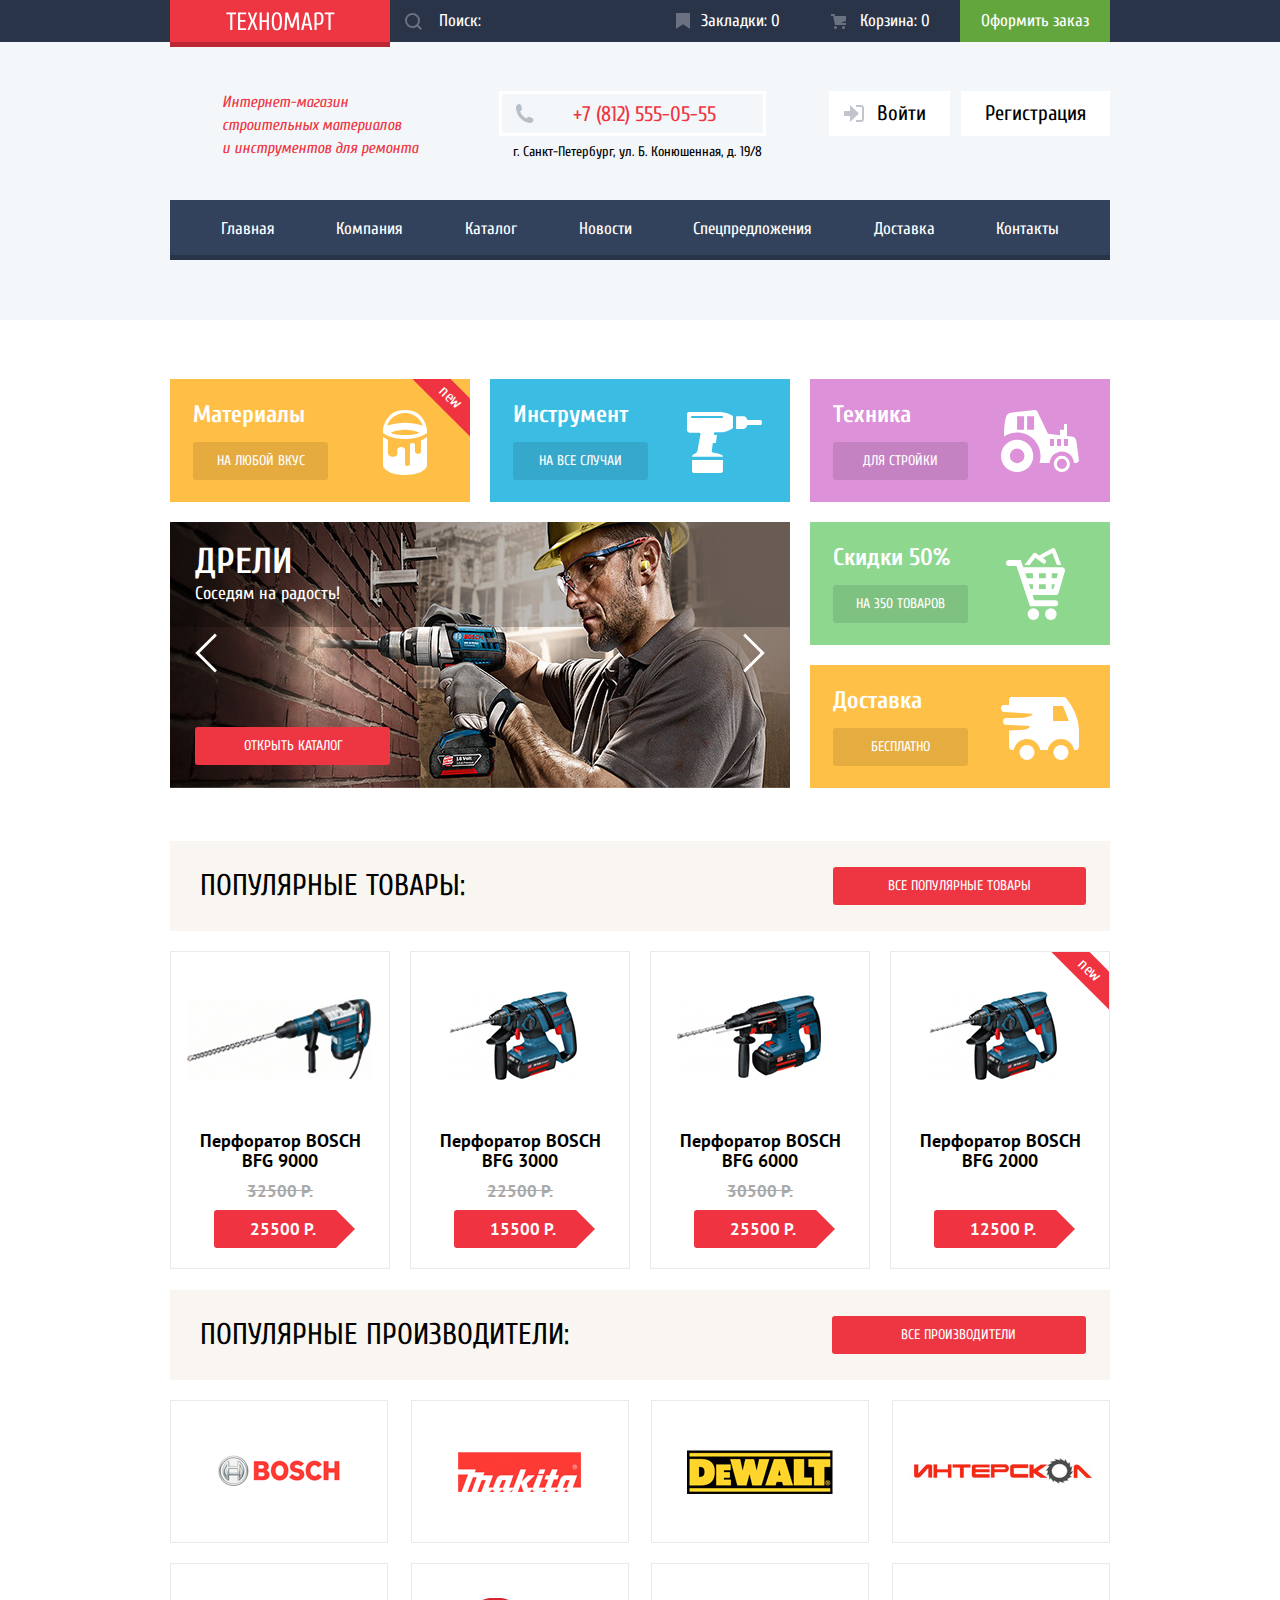
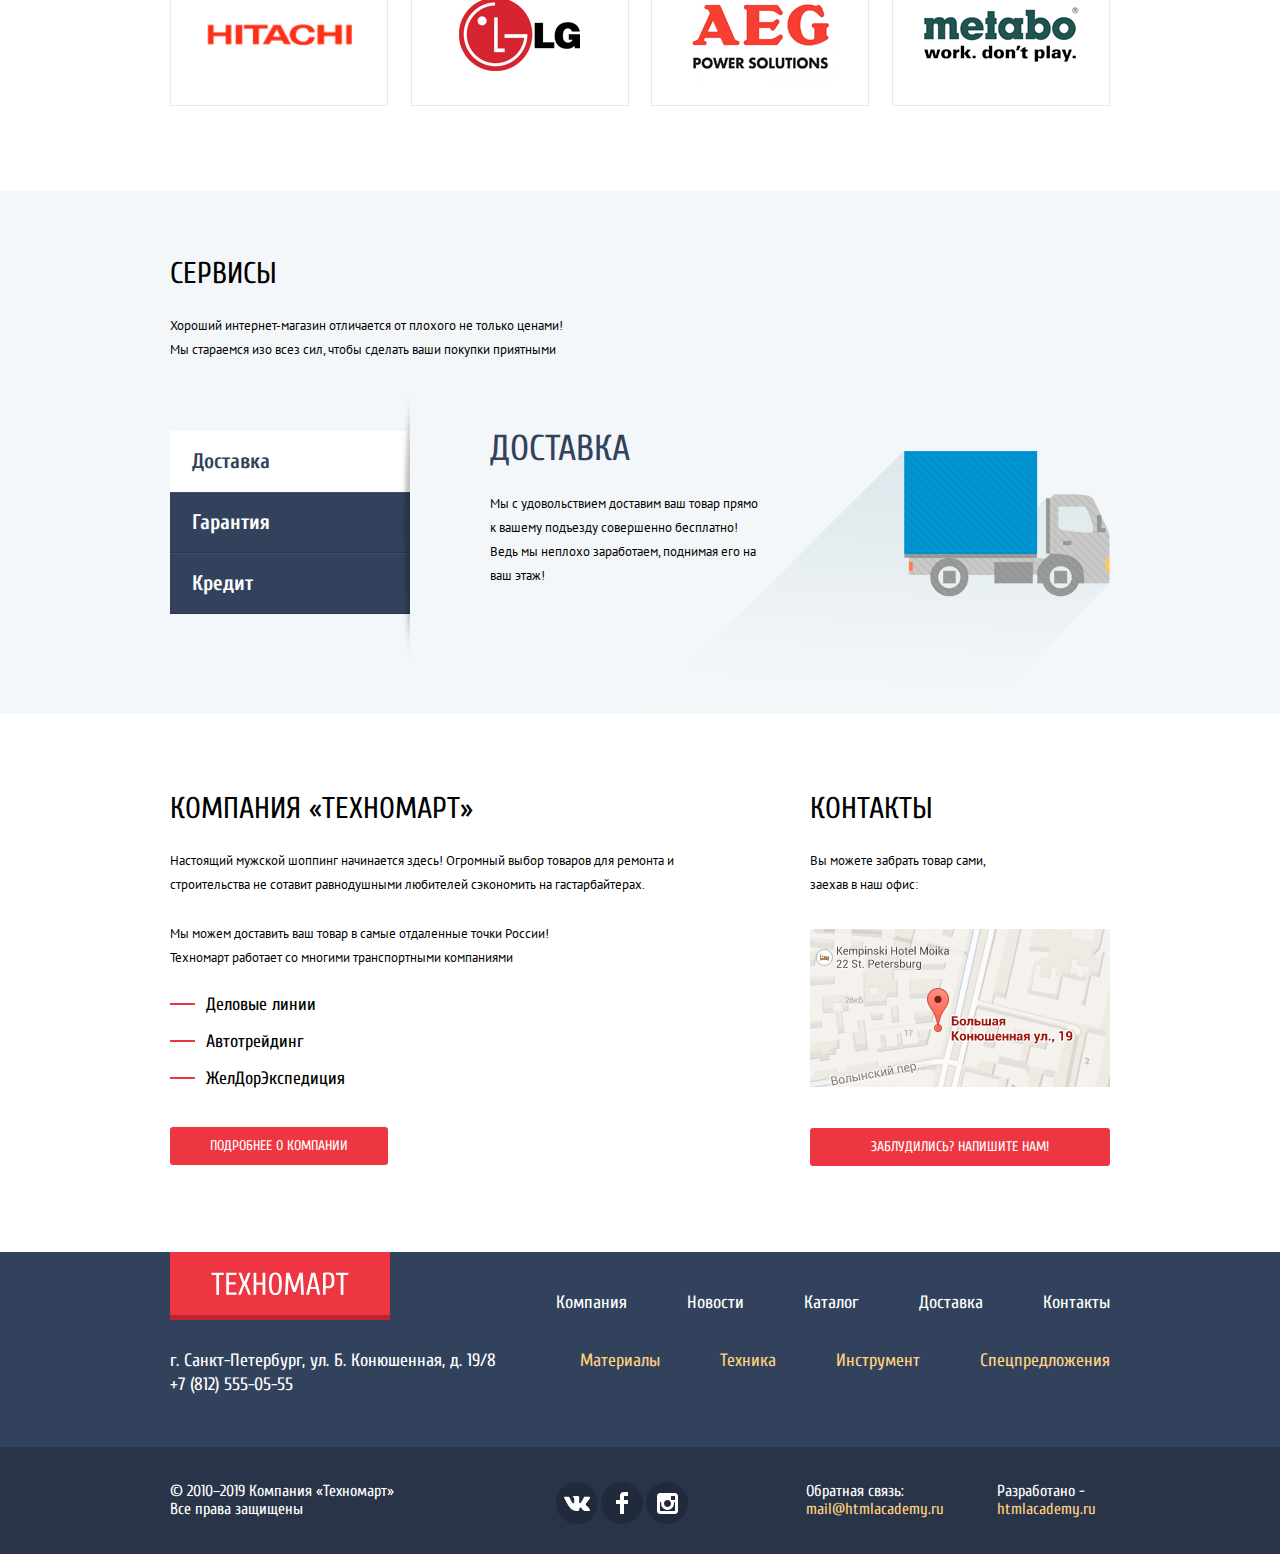
<file: index.html>
<!DOCTYPE html>
<html lang="ru">
    <head>
        <meta charset="utf-8">
        <title>HTML Academy: Техномарт</title>
        <link href="https://fonts.googleapis.com/css?family=Cuprum:400,400i,700|PT+Sans:400,700&display=swap&subset=cyrillic" rel="stylesheet">
        <link href="css/normalize.css" rel="stylesheet">
        <link href="css/style.css" rel="stylesheet">
    </head>
    <body>
        <header class="main-header">
            <div class="header-top">
                <div class="container">
                    <a class="logo">
                        <img src="img/invalid-name.svg" width="109" height="19" alt="Техномарт">
                    </a>
                    <form>
                        <input class="search" type="search" placeholder="Поиск:">
                    </form>
                    <div class="action">
                        <a class="wishlist icon" href="#">Закладки: 0</a>
                        <a class="cart icon" href="#">Корзина: 0</a>
                        <a class="order" href="#">Оформить заказ</a>
                    </div>
                </div>
            </div>
            <div class="header-middle">
                <div class="container">
                    <h1 class="main-title">
                        Интернет-магазин<br>
                        строительных материалов<br>
                        и инструментов для ремонта
                    </h1>
                    <div class="info">
                        <a class="phone icon" href="tel:+78125550555">+7 (812) 555-05-55</a>
                        <address>г. Санкт-Петербург, ул. Б. Конюшенная, д. 19/8</address>
                    </div>
                    <div>
                        <ul class="authenticate">
                            <li><a class="enter icon" href="#">Войти</a></li>
                            <li><a href="#">Регистрация</a></li>
                        </ul>
                    </div>
                </div>
            </div>
            <nav class="header-bottom container">
                <ul class="main-nav">
                    <li><a>Главная</a></li>
                    <li><a href="#">Компания</a></li>
                    <li><a href="catalog.html">Каталог</a></li>
                    <li><a href="#">Новости</a></li>
                    <li><a href="#">Спецпредложения</a></li>
                    <li><a href="#">Доставка</a></li>
                    <li><a href="#">Контакты</a></li>
                </ul>
            </nav>
        </header>
        <main>
            <section class="features container">
                    <h2 class="visually-hidden">Преимущества</h2>
                    <div class="features-list">
                        <div class="features-wrapper-top">
                            <div class="materials feature-item new">
                                <h3>Материалы</h3>
                                <a class="features-btn" href="#">На любой вкус</a>
                            </div>
                            <div class="tool feature-item">
                                <h3>Инструмент</h3>
                                <a class="features-btn" href="#">На все случаи</a>
                            </div>
                            <div class="tech feature-item">
                                <h3>Техника</h3>
                                <a class="features-btn" href="#">Для стройки</a>
                            </div>
                        </div>
                        <div class="features-wrapper-bottom">
                            <div class="features-wrapper-slider">
                                <div class="features-slider features-slider-drills">
                                    <h3>Дрели</h3>
                                    <span>Соседям на радость!</span>
                                    <a class="btn" href="catalog.html">Открыть каталог</a>
                                </div>
                                <div class="features-slider features-slider-perforators">
                                    <h3>Перфораторы</h3>
                                    <span>Настоящие мужские игрушки</span>
                                    <a class="btn" href="catalog.html">Открыть каталог</a>
                                </div>
                            </div>
                            <div class="features-wrapper-right">
                                <div class="sales feature-item">
                                    <h3>Скидки 50%</h3>
                                    <a class="features-btn" href="#">на 350 товаров</a>
                                </div>
                                <div class="delivery feature-item">
                                    <h3>Доставка</h3>
                                    <a class="features-btn" href="#">Бесплатно</a>
                                </div>
                            </div>
                        </div>
                    </div>
                </section>
            <section class="pop-items container">
                <div class="headline-wrapper">
                    <h2 class="headline">Популярные товары:</h2>
                    <a class="btn" href="#">Все популярные товары</a>
                </div>
                <ul class="item-list">
                    <li class="item-product" tabindex="0">
                        <div class="actions">
                            <a href="#" class="buy">Купить</a>
                            <a href="#" class="to-bookmark">В закладки</a>
                        </div>
                        <img src="img/perforator_9000.jpg" width="218" height="170" alt="Перфоратор BOSCH BFG 9000">
                        <h3>Перфоратор BOSCH<br>
                            BFG 9000</h3>
                        <span class="del">32500 Р.</span>
                        <span class="ins">25500 Р.</span>
                    </li>
                    <li class="item-product" tabindex="0">
                            <div class="actions">
                                <a href="#" class="buy">Купить</a>
                                <a href="#" class="to-bookmark">В закладки</a>
                            </div>
                        <img src="img/perforator_3000.jpg" width="218" height="170" alt="Перфоратор BOSCH BFG 3000">
                        <h3>Перфоратор BOSCH<br>
                            BFG 3000</h3>
                        <span class="del">22500 Р.</span>
                        <span class="ins">15500 Р.</span>
                    </li>
                    <li class="item-product" tabindex="0">
                        <div class="actions">
                            <a href="#" class="buy">Купить</a>
                            <a href="#" class="to-bookmark">В закладки</a>
                        </div>
                        <img src="img/perforator_6000.jpg" width="218" height="170" alt="Перфоратор BOSCH BFG 6000">
                        <h3>Перфоратор BOSCH<br>
                            BFG 6000</h3>
                        <span class="del">30500 Р.</span>
                        <span class="ins">25500 Р.</span>
                    </li>
                    <li class="item-product new" tabindex="0">
                        <div class="actions">
                            <a href="#" class="buy">Купить</a>
                            <a href="#" class="to-bookmark">В закладки</a>
                        </div>
                        <img src="img/perforator_2000.jpg" width="218" height="170" alt="Перфоратор BOSCH BFG 2000">
                        <h3>Перфоратор BOSCH<br>
                            BFG 2000</h3>
                        <span class="ins one-price">12500 Р.</span>
                    </li>
                </ul>
            </section>
            <section class="pop-brands container">
                <div class="headline-wrapper">
                    <h2 class="headline">Популярные производители:</h2>
                    <a class="btn" href="#">Все производители</a>
                </div>
                <ul class="brands-list">
                    <li class="brands-item"><a href="#"><img src="img/brands/Bosch.png" width="126" height="37" alt="Bosch"></a></li>
                    <li class="brands-item"><a href="#"><img src="img/brands/Makita.png" width="123" height="40"  alt="Makita"></a></li>
                    <li class="brands-item"><a href="#"><img src="img/brands/DeWALT.png" width="146" height="44"  alt="Dewalt"></a></li>
                    <li class="brands-item"><a href="#"><img src="img/brands/Интерскол.png" width="200" height="73"  alt="Интерскол"></a></li>
                    <li class="brands-item"><a href="#"><img src="img/brands/Hitachi.png" width="169" height="31"  alt="Hitachi"></a></li>
                    <li class="brands-item"><a href="#"><img src="img/brands/LG.png" width="121" height="73"  alt="LG"></a></li>
                    <li class="brands-item"><a href="#"><img src="img/brands/AEG.png" width="151" height="96"  alt="AEG"></a></li>
                    <li class="brands-item"><a href="#"><img src="img/brands/Metabo.png" width="204" height="69"  alt="Metabo"></a></li>
                </ul>
            </section>
            <section class="services">
                <div class="container">
                    <h2 class="headline">Сервисы</h2>
                    <p>Хороший интернет-магазин отличается от плохого не только ценами!<br> Мы стараемся изо всез сил, чтобы сделать ваши покупки приятными</p>
                    <ul class="services-slider">
                        <li class="services-slider-item delivery active">
                            <input class="visually-hidden" type="radio" name="services" value="delivery" id="delivery" checked>
                            <label for="delivery">Доставка</label>
                            <section>
                                <h3 class="headline">Доставка</h3>
                                <p>Мы с удовольствием доставим ваш товар прямо к вашему подъезду совершенно бесплатно! Ведь мы неплохо заработаем, поднимая его на ваш этаж!</p>
                            </section>
                        </li>
                        <li class="services-slider-item warranty">
                            <input class="visually-hidden" type="radio" name="services" value="warranty" id="warranty">
                            <label for="warranty">Гарантия</label>
                            <section>
                                <h3 class="headline">Гарантия</h3>
                                <p>Если купленный у нас товар поломается или заискрит, а также в случае пожара, спровоцированного его возгаранием, вы всегда можете быть уверены в нашей гарантии. Мы обменяем сгоревший товар на новый.<br>Дом уж восстановите как-нибудь сами.</p>
                            </section>
                        </li>
                        <li class="services-slider-item credit">
                            <input class="visually-hidden" type="radio" name="services" value="credit" id="credit">
                            <label for="credit">Кредит</label>
                            <section>
                                <h3 class="headline">Кредит</h3>
                                <p>Залезть в долговую яму стало проще! Кредитные консультанты придут вам на помощь.</p>
                                <a class="btn">Отправить заявку</a>
                            </section>
                        </li>
                    </ul>
                </div>
            </section>
            <div class="container column-wrapper">
                <section class="about-us column-1">
                    <h2 class="title">Компания «Техномарт»</h2>
                    <p>Настоящий мужской шоппинг начинается здесь! Огромный выбор товаров для ремонта и строительства не сотавит равнодушными любителей сэкономить на гастарбайтерах.</p>
                    <p>Мы можем доставить ваш товар в самые отдаленные точки России!<br>
                        Техномарт работает со многими транспортными компаниями</p>
                    <ul class="forwarder">
                        <li>Деловые линии</li>
                        <li>Автотрейдинг</li>
                        <li>ЖелДорЭкспедиция</li>
                    </ul>
                    <a class="btn" href="#">Подробнее о компании</a>
                </section>
                <section class="contacts column-2">
                    <h2 class="title">Контакты</h2>
                    <p>Вы можете забрать товар сами,<br>
                        заехав в наш офис:</p>
                    <img src="img/map.jpg" width="300" height="158" alt="Большая Конюшенная ул., 19">
                    <a class="btn" href="#">Заблудились? Напишите нам!</a>
                </section>
            </div>
        </main>
        <footer class="main-footer">
            <div class="footer-top">
                <div class="container">
                    <a class="logo">
                        <img width="138" height="23" src="img/invalid-name.svg" alt="Техномарт">
                    </a>
                    <ul class="first-nav">
                        <li><a href="#">Компания</a></li>
                        <li><a href="#">Новости</a></li>
                        <li><a href="catalog.html">Каталог</a></li>
                        <li><a href="#">Доставка</a></li>
                        <li><a href="#">Контакты</a></li>
                    </ul>
                </div>
            </div>
            <div class="footer-middle">
                <div class="container">
                    <address>г. Санкт-Петербург, ул. Б. Конюшенная, д. 19/8<br>
                        <a href="tel:+78125550555">+7 (812) 555-05-55</a>
                    </address>
                    <ul class="second-nav">
                        <li><a href="#">Материалы</a></li>
                        <li><a href="#">Техника</a></li>
                        <li><a href="#">Инструмент</a></li>
                        <li><a href="#">Спецпредложения</a></li>
                    </ul>
                </div>
            </div>
            <div class="footer-bottom">
                <div class="container">
                    <p class="copyrights">&copy; 2010–2019 Компания «Техномарт»<br>
                        Все права защищены</p>
                    <ul class="social">
                        <li><a class="vk" href="#" target="_blank">ВКонтакте</a></li>
                        <li><a class="fb" href="#" target="_blank">ФейсБук</a></li>
                        <li><a class="insta" href="#" target="_blank">Инстаграм</a></li>
                    </ul>
                    <p class="feedback">Обратная связь:<br><a class="creator" href="mailto:mail@htmlacademy.ru">mail@htmlacademy.ru</a></p>
                    <p class="development">Разработано -<br><a class="creator" href="https://htmlacademy.ru" target="_blank">htmlacademy.ru</a></p>
                </div>
            </div>
        </footer>

        <section class="modal modal-feedback">
            <h2 class="visually-hidden">Обратная связь</h2>
            <form>
                <p class="input-wrapper">
                    <label>Ваше имя:<input type="text" name="name" placeholder="Имя Фамилия"></label>
                </p>
                <p class="input-wrapper">
                    <label>Ваш e-mail:<input type="text" name="email" placeholder="email@example.com"></label>
                </p>
                <label>Текст письма:<textarea placeholder="В свободной форме"></textarea></label>
                <button class="btn" type="submit">Отправить</button>
            </form>
            <button class="modal-close" type="button">
                Закрыть
            </button>
        </section>

        <section class="modal-map">
            <h2 class="visually-hidden">Как до нас добраться</h2>
            <button class="modal-close" type="button">
                Закрыть
            </button>
        </section>
    </body>
</html>
</file>
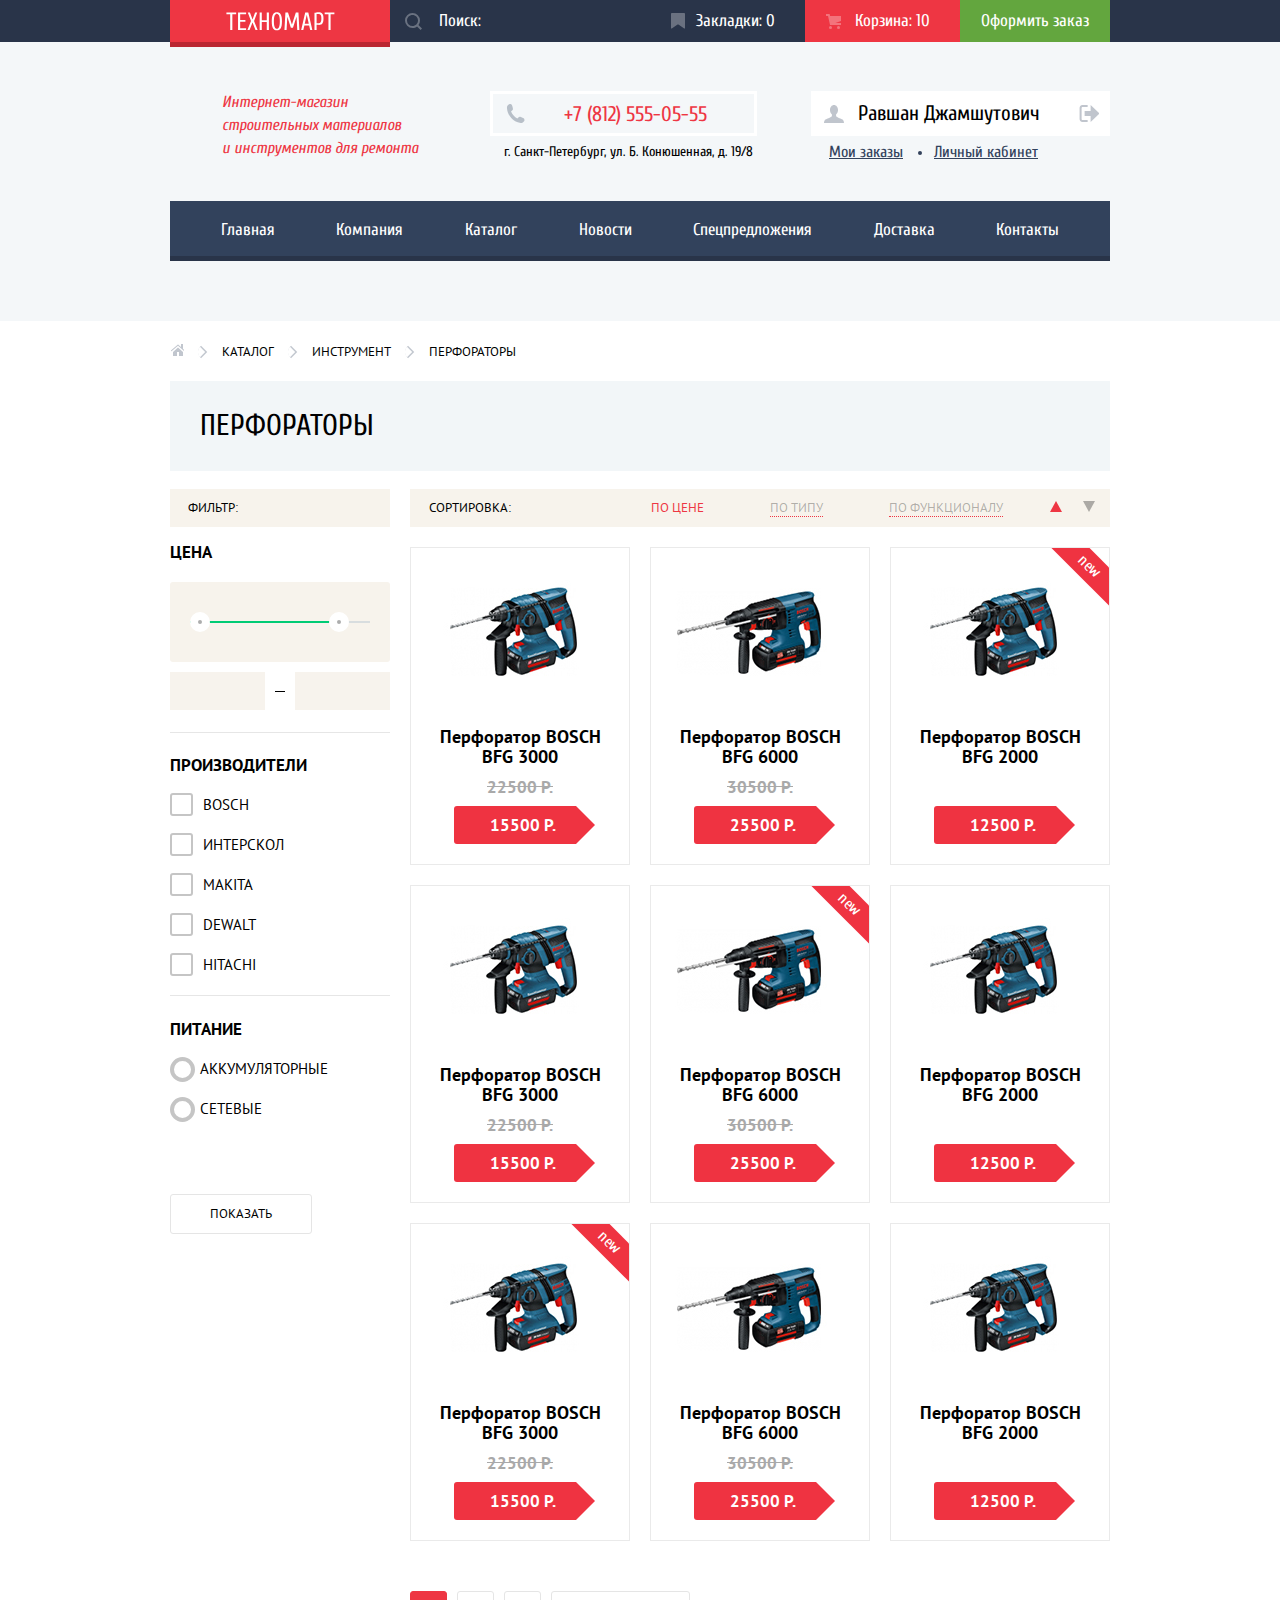
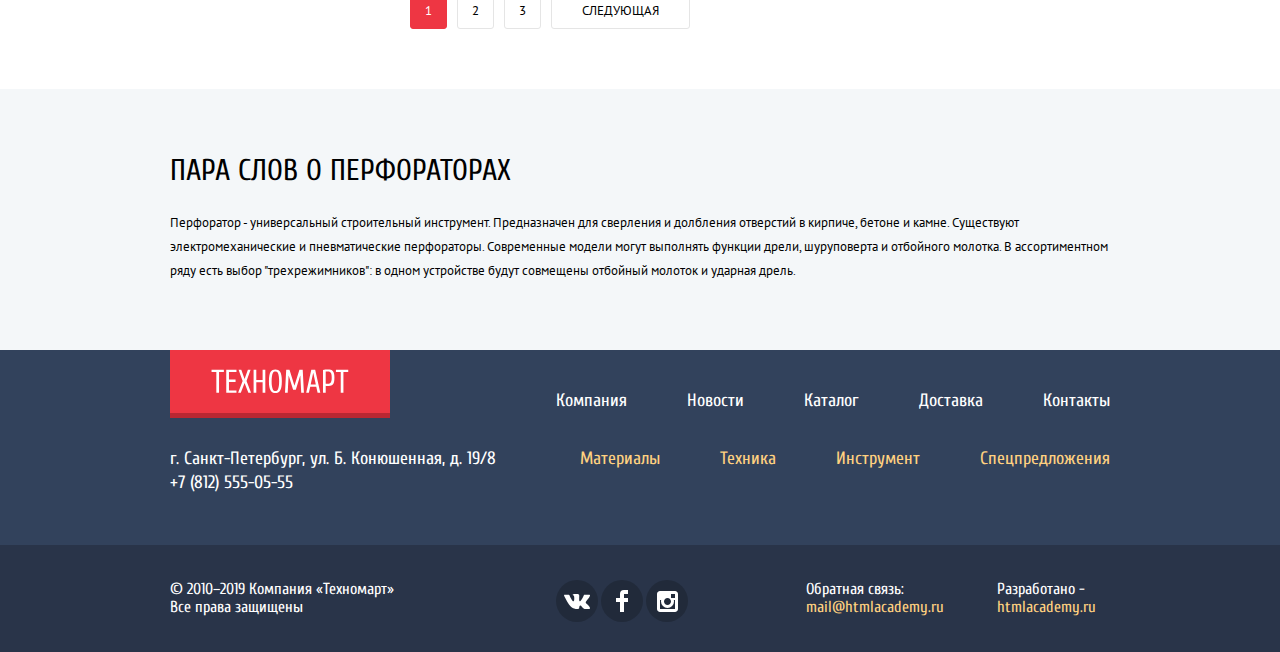
<file: catalog.html>
<!DOCTYPE html>
<html lang="ru">
    <head>
        <meta charset="utf-8">
        <title>HTML Academy: Техномарт</title>
        <link href="https://fonts.googleapis.com/css?family=Cuprum:400,400i,700|PT+Sans:400,700&display=swap&subset=cyrillic" rel="stylesheet">
        <link href="css/normalize.css" rel="stylesheet">
        <link href="css/style.css" rel="stylesheet">
    </head>
    <body class="catalog-page">
        <header class="main-header">
                <div class="header-top">
                    <div class="container">
                        <a class="logo" href="index.html">
                            <img src="img/invalid-name.svg" width="109" height="19" alt="Техномарт">
                        </a>
                        <form>
                            <input class="search" type="search" placeholder="Поиск:">
                        </form>
                        <div class="action">
                            <a class="wishlist icon" href="#">Закладки: 0</a>
                            <a class="cart cart-full icon" href="#">Корзина: 10</a>
                            <a class="order" href="#">Оформить заказ</a>
                        </div>
                    </div>
                </div>
            <div class="header-middle">
                <div class="container">
                    <b class="main-title">
                        Интернет-магазин<br>
                        строительных материалов<br>
                        и инструментов для ремонта
                    </b>
                    <div class="info">
                        <a class="phone icon" href="tel:+78125550555">+7 (812) 555-05-55</a>
                        <address>г. Санкт-Петербург, ул. Б. Конюшенная, д. 19/8</address>
                    </div>
                    <div class="personal">
                        <a class="user-name icon" href="#">Равшан Джамшутович</a>
                        <ul class="profile-menu">
                            <li><a href="#">Мои заказы</a></li>
                            <li><a href="#">Личный кабинет</a></li>
                        </ul>
                    </div>
                </div>
            </div>
            <div class="header-bottom container">
                <nav>
                    <ul class="main-nav">
                        <li><a href="index.html">Главная</a></li>
                        <li><a href="#">Компания</a></li>
                        <li><a>Каталог</a></li>
                        <li><a href="#">Новости</a></li>
                        <li><a href="#">Спецпредложения</a></li>
                        <li><a href="#">Доставка</a></li>
                        <li><a href="#">Контакты</a></li>
                    </ul>
                </nav>
            </div>
        </header>
        <main>
                <div class="container">
                <ul class="breadcrumbs">
                    <li><a class="home" href="index.html" aria-label="Главная"></a></li>
                    <li><a href="#">Каталог</a></li>
                    <li><a href="#">Инструмент</a></li>
                    <li><a>Перфораторы</a></li>
                </ul>
                <h1 class="headline">Перфораторы</h1>
                <div class="catal-column-wrapper">
                    <section class="filter">
                        <h2>Фильтр:</h2>
                        <form>
                            <h3>Цена</h3>
                            <div class="range-wrapper">
                                <div class="range">
                                    <div class="range-line"></div>
                                </div>
                                <div class="range-output">
                                    <input type="number">
                                    <input type="number">
                                </div>
                            </div>
                            <div class="checkbox-wrapper">
                                <h3>Производители</h3>
                                <label class="brand-checkbox">
                                    <input type="checkbox" name="bosch" class="visually-hidden">
                                    <span class="checkbox-indicator"></span>
                                    Bosch
                                </label>
                                <label class="brand-checkbox">
                                    <input type="checkbox" name="interskol" class="visually-hidden">
                                    <span class="checkbox-indicator"></span>
                                    Интерскол
                                </label>
                                <label class="brand-checkbox">
                                    <input type="checkbox" name="Makita" class="visually-hidden">
                                    <span class="checkbox-indicator"></span>
                                    Makita
                                </label>
                                <label class="brand-checkbox">
                                    <input type="checkbox" name="Dewalt" class="visually-hidden">
                                    <span class="checkbox-indicator"></span>
                                    Dewalt
                                </label>
                                <label class="brand-checkbox">
                                    <input type="checkbox" name="Hitachi" class="visually-hidden">
                                    <span class="checkbox-indicator"></span>
                                    Hitachi
                                </label>
                            </div>
                            <div class="radio-wrapper">
                                <h3>Питание</h3>
                                <label class="power-radio">
                                    <input type="radio" name="power" value="battery" class="visually-hidden">
                                    <span class="radio-indicator"></span>
                                    Аккумуляторные
                                </label>
                                <label class="power-radio">
                                    <input type="radio" name="power" value="network" class="visually-hidden">
                                    <span class="radio-indicator"></span>
                                    Сетевые
                                </label>
                            </div>
                            <button type="submit" name="show">Показать</button>
                        </form>
                    </section>
                    <section class="catalog">
                        <h2 class="visually-hidden">Каталог перфораторов</h2>
                        <div class="sorting">
                            <span>Сортировка:</span>
                            <div class="sorting-selection">
                                <a class="active">По цене</a>
                                <a href="#">По типу</a>
                                <a href="#">По функционалу</a>
                                <div class="sorting-direction">
                                    <a class="direction direction-top active"></a>
                                    <a class="direction direction-bottom" href="#"></a>
                                </div>
                            </div>
                        </div>
                        <ul class="item-list">
                            <li class="item-product" tabindex="0">
                                <div class="actions">
                                    <a href="#" class="buy">Купить</a>
                                    <a href="#" class="to-bookmark">В закладки</a>
                                </div>
                                <img src="img/perforator_3000.jpg" width="218" height="170" alt="Перфоратор BOSCH BFG 3000">
                                <h3>Перфоратор BOSCH<br>
                                    BFG 3000</h3>
                                <span class="del">22500 Р.</span>
                                <span class="ins">15500 Р.</span>
                            </li>
                            <li class="item-product" tabindex="0">
                                <div class="actions">
                                    <a href="#" class="buy">Купить</a>
                                    <a href="#" class="to-bookmark">В закладки</a>
                                </div>
                                <img src="img/perforator_6000.jpg" width="218" height="170" alt="Перфоратор BOSCH BFG 6000">
                                <h3>Перфоратор BOSCH<br>
                                    BFG 6000</h3>
                                <span class="del">30500 Р.</span>
                                <span class="ins">25500 Р.</span>
                            </li>
                            <li class="item-product new" tabindex="0">
                                <div class="actions">
                                    <a href="#" class="buy">Купить</a>
                                    <a href="#" class="to-bookmark">В закладки</a>
                                </div>
                                <img src="img/perforator_2000.jpg" width="218" height="170" alt="Перфоратор BOSCH BFG 2000">
                                <h3>Перфоратор BOSCH<br>
                                    BFG 2000</h3>
                                <span class="ins one-price">12500 Р.</span>
                            </li>
                            <li class="item-product" tabindex="0">
                                <div class="actions">
                                    <a href="#" class="buy">Купить</a>
                                    <a href="#" class="to-bookmark">В закладки</a>
                                </div>
                                <img src="img/perforator_3000.jpg" width="218" height="170" alt="Перфоратор BOSCH BFG 3000">
                                <h3>Перфоратор BOSCH<br>
                                    BFG 3000</h3>
                                <span class="del">22500 Р.</span>
                                <span class="ins">15500 Р.</span>
                            </li>
                            <li class="item-product new" tabindex="0">
                                <div class="actions">
                                    <a href="#" class="buy">Купить</a>
                                    <a href="#" class="to-bookmark">В закладки</a>
                                </div>
                                <img src="img/perforator_6000.jpg" width="218" height="170" alt="Перфоратор BOSCH BFG 6000">
                                <h3>Перфоратор BOSCH<br>
                                    BFG 6000</h3>
                                <span class="del">30500 Р.</span>
                                <span class="ins">25500 Р.</span>
                            </li>
                            <li class="item-product" tabindex="0">
                                <div class="actions">
                                    <a href="#" class="buy">Купить</a>
                                    <a href="#" class="to-bookmark">В закладки</a>
                                </div>
                                <img src="img/perforator_2000.jpg" width="218" height="170" alt="Перфоратор BOSCH BFG 2000">
                                <h3>Перфоратор BOSCH<br>
                                    BFG 2000</h3>
                                <span class="ins one-price">12500 Р.</span>
                            </li>
                            <li class="item-product new" tabindex="0">
                                    <div class="actions">
                                        <a href="#" class="buy">Купить</a>
                                        <a href="#" class="to-bookmark">В закладки</a>
                                    </div>
                                <img src="img/perforator_3000.jpg" width="218" height="170" alt="Перфоратор BOSCH BFG 3000">
                                <h3>Перфоратор BOSCH<br>
                                    BFG 3000</h3>
                                <span class="del">22500 Р.</span>
                                <span class="ins">15500 Р.</span>
                            </li>
                            <li class="item-product" tabindex="0">
                                <div class="actions">
                                    <a href="#" class="buy">Купить</a>
                                    <a href="#" class="to-bookmark">В закладки</a>
                                </div>
                                <img src="img/perforator_6000.jpg" width="218" height="170" alt="Перфоратор BOSCH BFG 6000">
                                <h3>Перфоратор BOSCH<br>
                                    BFG 6000</h3>
                                <span class="del">30500 Р.</span>
                                <span class="ins">25500 Р.</span>
                            </li>
                            <li class="item-product" tabindex="0">
                                <div class="actions">
                                    <a href="#" class="buy">Купить</a>
                                    <a href="#" class="to-bookmark">В закладки</a>
                                </div>
                                <img src="img/perforator_2000.jpg" width="218" height="170" alt="Перфоратор BOSCH BFG 2000">
                                <h3>Перфоратор BOSCH<br>
                                    BFG 2000</h3>
                                <span class="ins one-price">12500 Р.</span>
                            </li>
                        </ul>
                        <ul class="pagination">
                            <li><a class="current" href="#">1</a></li>
                            <li><a href="#">2</a></li>
                            <li><a href="#">3</a></li>
                            <li><a class="next-page" href="#">Следующая</a></li>
                        </ul>
                    </section>
                </div>
            </div>
            <article class="about-perf">
                <div class="container">
                    <h2 class="title">Пара слов о перфораторах</h2>
                    <p>Перфоратор - универсальный строительный инструмент. Предназначен для сверления и долбления отверстий в кирпиче, бетоне и камне. Существуют электромеханические и пневматические перфораторы. Современные модели могут выполнять функции дрели, шуруповерта и отбойного молотка. В ассортиментном ряду есть выбор "трехрежимников": в одном устройстве будут совмещены отбойный молоток и ударная дрель.</p>
            </div>
            </article>
        </main>
        <footer class="main-footer">
            <div class="footer-top">
                <div class="container">
                    <a href="index.html" class="logo">
                        <img width="138" height="23" src="img/invalid-name.svg" alt="Техномарт">
                    </a>
                    <ul class="first-nav">
                        <li><a href="#">Компания</a></li>
                        <li><a href="#">Новости</a></li>
                        <li><a href="#">Каталог</a></li>
                        <li><a href="#">Доставка</a></li>
                        <li><a href="#">Контакты</a></li>
                    </ul>
                </div>
            </div>
            <div class="footer-middle">
                <div class="container">
                    <address>г. Санкт-Петербург, ул. Б. Конюшенная, д. 19/8<br>
                        <a href="tel:+78125550555">+7 (812) 555-05-55</a>
                    </address>
                    <ul class="second-nav">
                        <li><a href="#">Материалы</a></li>
                        <li><a href="#">Техника</a></li>
                        <li><a href="#">Инструмент</a></li>
                        <li><a href="#">Спецпредложения</a></li>
                    </ul>
                </div>
            </div>
            <div class="footer-bottom">
                <div class="container">
                    <p class="copyrights">&copy; 2010–2019 Компания «Техномарт»<br>
                        Все права защищены</p>
                    <ul class="social">
                        <li><a class="vk" href="#" target="_blank">ВКонтакте</a></li>
                        <li><a class="fb" href="#" target="_blank">ФейсБук</a></li>
                        <li><a class="insta" href="#" target="_blank">Инстаграм</a></li>
                    </ul>
                    <p class="feedback">Обратная связь:<br><a class="creator" href="mailto:mail@htmlacademy.ru">mail@htmlacademy.ru</a></p>
                    <p class="development">Разработано -<br><a class="creator" href="https://htmlacademy.ru" target="_blank">htmlacademy.ru</a></p>
                </div>
            </div>
        </footer>

        <section class="modal modal-to-cart">
            <h2>Товар добавлен в корзину</h2>
                <div class="modal-btns">
                    <a class="btn btn-red">Оформить заказ</a>
                    <button class="btn btn-white" type="button">Продолжить покупки</button>
                </div>
            <button class="modal-close" type="button">
                Закрыть
            </button>
        </section>
    </body>
</html>
</file>
<file: css/style.css>
html {
    box-sizing: border-box;
}

*, *::before, *::after {
    box-sizing: inherit;
}

body {
    min-width: 960px;
    margin: 0;
    padding: 0;

    font-family: "PT Sans", Arial, sans-serif;
    font-size: 13px;
    color: #000000;

    background-color: #ffffff;
}

a {
    text-decoration: none;
}

img {
    max-width: 100%;
    height: auto;
}

.visually-hidden:not(:focus):not(:active),
input[type="checkbox"].visually-hidden,
input[type="radio"].visually-hidden {
  position: absolute;

  width: 1px;
  height: 1px;
  margin: -1px;
  border: 0;
  padding: 0;

  white-space: nowrap;

  clip-path: inset(100%);
  clip: rect(0 0 0 0);
  overflow: hidden;
}

.container {
    width: 960px;
    margin: 0 auto;
    padding: 0 10px;
}

.icon {
    position: relative;
}

.icon::before,
.icon.user-name::after {
    content: "";
    position: absolute;
    top: 0;
    bottom: 0;
    display: inline-block;
    width: 20px;
    height: 20px;
    margin: auto 0;
    background-position: center;
    background-repeat: no-repeat;
}
.btn {
    display: inline-block;
    padding: 0 40px;
    font-family: "Cuprum", Arial, sans-serif;
    font-size: 14px;
    line-height: 38px;
    color: #ffffff;
    text-align: center;
    text-transform: uppercase;

    background-color: #ee3643;
    border: none;
    border-radius: 3px;
}

.btn:hover,
.btn:focus {
    background-color: #ca2c37;
}

.btn:active {
    background-color: #ba2732;
}

.new {
    position: relative;
    overflow: hidden;
}
.new::before {
    position: absolute;
    top: 5px;
    right: -25px;
    z-index: 20;

    content: "new";

    display: inline-block;
    width: 90px;
    height: 27px;
    transform: rotate(45deg);

    font-family: "Cuprum", Arial, sans-serif;
    font-size: 16px;
    line-height: 27px;
    text-align: center;
    color: white;

    background-color: #EF3341;
}

.logo {
    display: flex;
    justify-content: center;
    align-items: center;
    width: 220px;
    height: 42px;
    background-color: #ee3643;
    box-shadow: 0 5px #ba2732;
}

.logo:hover,
.logo:focus {
    background-color: #ca2c37;
}

.logo:active {
    background-color: #ba2732;
}
.main-header {
    padding-bottom: 60px;
    background-color: #f4f7f9;
}

header *,
footer * {
    font-family: "Cuprum", Arial, sans-serif;
}

.header-top {
    color: #ffffff;

    background-color: #293449;
}

.header-top .container {
    display: flex;
    align-items: center;
    min-height: 42px;
}

.header-top form {
    flex-grow: 1;
}

.header-top input[type="search"] {
    width: 100%;
    font-size: 17px;
    line-height: 42px;
    padding: 0;
    padding-left: 49px;
    line-height: 42px;
    color: #ffffff;

    background-color: #293449;
    background-image: url("../img/icon/icon-search-grey.svg");
    background-repeat: no-repeat;
    background-size: 17px;
    background-position: 15px 13px;

    border: none;
}

.header-top input[type="search"]:hover {
    background-color: #212a3a;
    background-image: url("../img/icon/icon-search-white.svg");
}

.header-top input[type="search"]:focus {
    color: #000000;

    background-color: #ffffff;
    background-image: url("../img/icon/icon-search-red.svg");

    outline: none;
}

.search::placeholder {
    font-size: 17px;
    line-height: 42px;
    color:#ffffff;
}

.header-top .action {
    display: flex;
}

.action a {
    padding: 0 30px 0 50px;
    font-size: 17px;
    line-height: 42px;
    color: inherit;
    white-space: nowrap;
}

.action a:hover,
.action a:focus {
    background-color: #212a3a;
}

.action a:active {
    background-color: #161d29;
    color: rgba(255, 255, 255, 0.6);
}

.header-top .order {
    padding: 0 21px;
    background-color: #63a63e;
}

.header-top .cart-full {
    background-color: #ee3643;
}

.action .wishlist::before {
    left: 22px;

    background-image: url("../img/icon/icon-bookmark.svg");

    opacity: 0.3;
}

.action .wishlist:hover::before,
.action .wishlist:focus::before {
      opacity: 1;
}

.action .wishlist:active::before {
    opacity: 0.5;
}

.header-top .cart::before {
    left: 18px;

    background-image: url("../img/icon/cart-icon.svg");

    opacity: 0.3;
}

.header-top .cart:hover::before,
.header-top .cart:focus::before {
    opacity: 1;
}

.header-top .cart:active::before {
    opacity: 0.5;
}

.header-top .order:hover,
.header-top .order:focus {
    background-color: #5fbb2d;
}

.order:active {
    background-color: #518534;
    color: rgba(255, 255, 255, 0.5);
}

.header-middle {
    background-color: #f4f7f9;
}

.header-middle .container {
    display: flex;
    justify-content: space-between;
    padding-top: 49px;
    padding-bottom: 40px;
}

.header-middle .main-title {
    flex-basis: 250px;
    margin: 0;
    padding: 0;
    padding-left: 52px;

    font-size: 16px;
    font-style: italic;
    font-weight: normal;
    line-height: 23px;
    color: #ee3643;
}

.header-middle .info {
    flex-basis: 320px;
    margin-left: 15px;
    text-align: center;
}

.header-middle .phone {
    display: inline-block;
    padding: 10px 47px 8px 71px;
    font-size: 21px;
    line-height: 21px;
    color: #ee3643;

    border: 3px solid #ffffff;
}

.header-middle .phone::before {
    left: 13px;

    background-image: url("../img/icon/icon-phone.svg");
}

.header-middle address {
    display: inline-block;
    margin-top: 8px;
    margin-left: 10px;
    font-size: 14px;
    font-style: normal;
}

.header-middle .authenticate {
    display: flex;
    justify-content: space-between;
    min-width: 281px;
    margin: 0;
    padding: 0;
    list-style: none;
}

.authenticate a {
    display: block;
    padding: 0 24px;

    font-size: 21px;
    line-height: 45px;
    color: #000000;

    background-color: #ffffff;
}

.authenticate a:hover,
.authenticate a:focus {
    color: #ee3643;

    outline: none;
}

.authenticate a:active {
    color: rgba(0, 0, 0, 0.3);
}

.authenticate .enter {
    padding-left: 48px;
}

.authenticate .enter::before {

    left: 15px;

    background-image: url("../img/icon/icon-login.svg");

    opacity: 0.3;
}

.authenticate a.enter:hover::before,
.authenticate a.enter:focus::before {
    opacity: 1;
}

.header-middle .personal {
    min-width: 299px;
}

.personal .user-name {
    display: block;
    padding-left: 47px;

    line-height: 45px;
    font-size: 21px;
    color: #000000;

    background-color: #ffffff;
}

.personal .user-name::before {
    left: 13px;

    background-image: url("../img/icon/icon-user.svg");

    opacity: 0.3;
}

.personal .user-name::after {
    right: 11px;

    background-image: url("../img/icon/icon-logout.svg");

    opacity: 0.3;
}

.personal .profile-menu {
    margin: 7px 0 0 18px;
    padding: 0;

    list-style: none;
}

.profile-menu li {
    display: inline-block;
}

.profile-menu a {
    font-size: 16px;
    line-height: 18px;
    color: #32425c;
    text-decoration: underline;
}

.profile-menu li:first-child a {
    position: relative;
    margin-right: 28px;
}

.profile-menu li:first-child a::after {
    content: "";

    position: absolute;
    top: 8px;
    right: -19px;

    width: 4px;
    height: 4px;

    background-color: #32425c;
    border-radius: 50%;
}

.profile-menu a:hover,
.profile-menu a:focus {
    color: #ee3643;

    outline: none;
}

.personal a:active,
.profile-menu a:active {
    color: rgba(0, 0, 0, 0.3);
}

.header-bottom .main-nav {
    display: flex;

    margin: 0;
    padding: 0;
    list-style: none;
    background-color: #32425c;
}

.main-nav li {
    flex-grow: 1;
}

.main-nav a {
    display: block;
    width: 100%;
    padding-top: 20px;
    padding-bottom: 18px;
    border-bottom: 5px solid #293449;

    font-size: 17px;
    line-height: 17px;
    text-align: center;
    color: #ffffff;
}

.main-nav li:first-child a {
    padding-left: 20px;
}

.main-nav li:last-child a {
    padding-right: 20px;
}

.main-nav a:hover,
.main-nav a:focus {
    background-color: #293449;
}

.main-nav a:active {
    background-color: #32425c;
    color: rgba(255, 255, 255, 0.5);
}

.features {
    margin-top: 59px;
    margin-bottom: 53px;
    background-color: #ffffff;
}

.features * {
    font-family: "Cuprum", Arial, sans-serif;
}

.feature-item {
    position: relative;
    width: 300px;
    height: 123px;
    padding-top: 21px;
    padding-right: 140px;
    padding-bottom: 22px;
    padding-left: 23px;
}

.features h3 {
    margin: 0;
    margin-bottom: 12px;

    font-weight: bold;
    font-size: 24px;
    color: white;
}

.features-btn {
    display: inline-block;
    width: 135px;
    height: 38px;

    font-size: 14px;
    line-height: 38px;
    text-transform: uppercase;
    text-align: center;
    color: #ffffff;

    background-color: rgba(0, 0, 0, 0.1);
    border-radius: 3px;
}

.features-wrapper-top {
    display: flex;
    justify-content: space-between;
    margin-bottom: 20px;
}

.features-wrapper-bottom {
    display: flex;
    justify-content: space-between;
}

.features-wrapper-right {
    display: flex;
    flex-direction: column;
    justify-content: space-between;
}

.features-wrapper-slider {
    position: relative;
    width: 620px;
}

.features-slider-perforators {
    display: none;
}

.feature-item::after {
    content: "";

    position: absolute;

    background-repeat: no-repeat;
}

.features-list .materials {
    background-color: #ffbf47;
}

.features-list .materials::after {
    top: 31px;
    right: 43px;

    width: 44px;
    height: 65px;

    background-image: url("../img/icon/icon-1.svg");
}

.features-list .tool {
    background-color: #3bbce3;
}

.features-list .tool::after {
    top: 33px;
    right: 28px;

    width: 75px;
    height: 61px;

    background-image: url("../img/icon/icon-2.svg");
}

.features-list .tech {
    background-color: #dc91d8;
}

.features-list .tech::after {
    top: 31px;
    right: 31px;

    width: 78px;
    height: 62px;

    background-image: url("../img/icon/icon-3.svg");
}

.features-list .sales {
    background-color: #8ed78f;
}

.features-list .sales::after {
    top: 26px;
    right: 45px;

    width: 59px;
    height: 72px;

    background-image: url("../img/icon/icon-4.svg");
}

.features-list .delivery {
    background-color: #ffc047;
}

.features-list .delivery::after {
    top: 32px;
    right: 31px;

    width: 78px;
    height: 63px;

    background-image: url("../img/icon/icon-5.svg");
}

.features-list h3 {
    font-size: 24px;
    line-height: 30px;
    font-weight: bold;
}



.features-list .features-btn:hover,
.features-list .features-btn:focus {
    background-color: rgba(0, 0, 0, 0.2);
}

.features-list .features-btn:active {
    background-color: rgba(0, 0, 0, 0.3);
}

.features-slider {
    height: 266px;
    padding: 22px 25px;

    color: #ffffff;
}

.features-slider h3 {
    margin: 0;
    margin-bottom: 2px;
    font-size: 36px;
    font-weight: bold;
    line-height: 36px;
    text-transform: uppercase;
}

.features-slider span {
    display: block;
    margin-bottom: 121px;

    font-size: 18px;
    line-height: 24px;
    color: #ffffff;
}

.features-slider .btn {
    padding-left: 49px;
    padding-right: 47px;
}

.features-slider-drills {
    position: relative;
    background-color: #685C52;
    background-image: url("../img/slide-image2.jpg");
    background-repeat: no-repeat;
}

.features-wrapper-slider::before {
    position: absolute;
    top: 50%;
    margin-top: -20px;
    left: 30px;
    z-index: 1;
    width: 36px;
    height: 36px;
    border-radius: 50px 0 0 0;
    background-color: transparent;
    box-shadow: 3px 3px 0 1px #ffffff;
    content: "";
    transform: rotate(135deg) scale(0.73);
  }

.features-wrapper-slider::after {
    position: absolute;
    top: 50%;
    margin-top: -20px;
    right: 30px;
    z-index: 1;
    width: 36px;
    height: 36px;
    border-radius: 50px 0 0 0;
    background-color: transparent;
    box-shadow: 3px 3px 0 1px #ffffff;
    content: "";
    transform: rotate(-45deg) scale(0.73);
  }

.features-slider-perforators {
    background-color: #685C52;
    background-image: url("../img/slide-image1.jpg");
    background-repeat: no-repeat;
}

.headline-wrapper {
    display: flex;
    justify-content: space-between;
    margin-bottom: 20px;
    background-color: #f9f5f0;
}

.pop-items {
    margin-bottom: 21px;
}

.headline {
    margin: 30px;

    font-family: "Cuprum", Arial, sans-serif;
    font-size: 30px;
    line-height: 30px;
    font-weight: normal;
    text-transform: uppercase;
}

.headline-wrapper .btn {
    margin-right: 24px;
    padding-left: 55px;
    padding-right: 55px;
    margin-top: auto;
    margin-bottom: auto;
}

.item-list {
    display: flex;
    justify-content: space-between;
    margin: 0;
    padding: 0;
    list-style: none;
}

.item-product {
    position: relative;
    display: flex;
    flex-direction: column;
    align-items: center;
    padding-bottom: 20px;
    border: 1px solid #eaeaea;
}

.item-product:hover,
.item-product:focus {
    box-shadow: 0px 10px 25px 0 #29344980;
}

.item-product img {
    margin-bottom: 9px;
}

.item-product h3 {
    margin: 0;
    margin-bottom: 11px;

    font-size: 18px;
    line-height: 20px;
    font-weight: bold;
    text-align: center;
    color: #000000;
}

.item-product .del {
    margin-bottom: 10px;

    font-size: 17px;
    line-height: 18px;
    font-weight: bold;
    text-decoration: line-through;
    color: #a9a9a9;
}

.item-product .ins {
    position: relative;
    margin-top: auto;
    margin-right: 10px;
    padding: 0 20px 0 36px;
    font-size: 17px;
    line-height: 38px;
    font-weight: bold;
    color: #ffffff;

    background-color: #EF3341;
    border-radius: 3px 0 0 3px;
}

.item-product .ins::after {
    content: "";
    position: absolute;
    top: 0;
    right: -19px;
    border: 19px solid transparent;
    border-left-color: #EF3341;
    border-right-width: 0px;
}

.item-product .actions {
    display: none;
    position: absolute;
    top: 0;
    left: 0;
    z-index: 10;

    width: 100%;
    height: 150px;
    padding: 40px 0;

    font-family: "Cuprum", sans-serif;
    text-align: center;

    background-color: white;
}

.item-product .buy,
.item-product .to-bookmark {
  display: block;
  width: 129px;
  margin: 0 auto;
  margin-bottom: 7px;

  background-color: #63a63e;
  box-shadow: inset 0 -3px 0 0 #367315;
  border-radius: 3px;

  color: #ffffff;
  font-size: 14px;
  font-weight: normal;
  line-height: 38px;
  text-decoration: none;
  text-transform: uppercase;
}

.item-product .to-bookmark {
    color: #32425c;
    background-color: #ffffff;
    box-shadow: inset 0 0 0 3px #63a63e;
}

.item-product .buy:hover,
.item-product .buy:focus {
    background-color: #5fbb2d;
}

.item-product .buy:active {
    background-color: #518534;
    box-shadow: none;
}

.item-product .to-bookmark:hover,
.item-product .to-bookmark:focus {
    box-shadow: inset 0 0 0 3px #32425c;
}

.item-product .to-bookmark:active {
    opacity: 0.3;
}

.item-product:hover .actions,
.item-product:focus .actions {
    display: block;
}

.pop-brands {
    padding-bottom: 65px;
}

.pop-brands .btn {
    padding-left: 69px;
    padding-right: 70px;
}

.brands-list {
    display: flex;
    justify-content: space-between;
    flex-wrap: wrap;
    margin: 0;
    padding: 0;
    list-style: none;
}

.brands-item {
    margin-bottom: 20px;
}

.brands-item a:hover,
.brands-item a:focus {
    box-shadow: 0px 10px 25px 0 #29344980;
    outline: none;
}

.brands-item a:active {
    box-shadow: 0px 4px 10px 0 #29344980;
    opacity: 0.3
}

.brands-item a {
    display: flex;
    width: 218px;
    min-height: 143px;

    border: 1px solid #eaeaea;
}

.brands-item img {
    margin: auto;
}

.services {
    background-color: #f4f7f9;
}

.services .container {
    padding-top: 68px;
    padding-bottom: 100px;
}

.services h2 {
    margin: 0;
    margin-bottom: 25px;
}

.services p {
    margin: 0;
    padding: 0;

    line-height: 24px;
}

.services-slider {
    position: relative;
    margin: 0;
    margin-top: 69px;
    padding: 0;
    list-style: none;
}

.services-slider::after {
    content: "";
    position: absolute;
    top: -45px;
    left: 230px;
    width: 10px;
    height: 279px;
    background-image: url("../img/shadow.png");
    background-repeat: no-repeat;
}

.services-slider li {
    width: 240px;
}

.services-slider section {
    position: absolute;
    top: 0;
    right: 0;
    left: 320px;
    display: none;
    min-height: 280px;

    background-repeat: no-repeat;
    background-position: right 20px;
}

.delivery section {
    background-image: url("../img/delivery.png");
}

.warranty section {
    background-image: url("../img/guarantee.png");
}

.credit section {
    background-image: url("../img/credit.png");
}

.services-slider label {
    display: block;
    padding-left: 22px;

    font-family: "Cuprum", Arial, sans-serif;
    font-size: 21px;
    line-height: 61px;
    font-weight: bold;
    color: #ffffff;

    background-color: #32425c;

    border: none;
    box-shadow:
        inset 0px -1px 0 0 #293449,
        inset 0px 1px 0 0 #405069;
}

.services-slider label:hover {
    background-color: #293449;
    box-shadow: none;
}

input[name="services"]:checked + label {
    color: #32425c;

    background-color: #ffffff;
    box-shadow: 0px 1px 0 0 #ffffff, inset 0.6px 0.8px 0 0 #ffffff;
}

input[name="services"]:checked ~ section {
    display: block;
}

.services-slider h3 {
    margin: 0;
    margin-bottom: 25px;
    font-size: 36px;
    line-height: 36px;
    color: #32425c;
}

.services-slider p {
    font-size: 13px;
    line-height: 24px;
}

.delivery p {
    width: 275px;
}

.warranty p {
    width: 379px;
}

.credit p {
    width: 279px;
}

.services-slider .btn {
    margin-top: 25px;
}

.column-wrapper {
    display: flex;
    justify-content: space-between;
    padding-top: 80px;
    padding-bottom: 86px;
}

.column-wrapper p {
    margin: 0;
    margin-bottom: 25px;
    padding: 0;
}
.about-us {
    width: 540px;
    line-height: 24px;
}

.title {
    margin: 0;
    padding: 0;
    padding-bottom: 25px;

    font-family: "Cuprum", Arial, sans-serif;
    font-size: 30px;
    font-weight: normal;
    line-height: 30px;
    text-transform: uppercase;
}

.about-us .forwarder {
    margin: 0;
    margin-bottom: 38px;
    padding: 0;
    padding-left: 36px;

    font-family: "Cuprum", Arial, sans-serif;
    font-size: 18px;
    line-height: 20px;

    list-style: none;
}

.forwarder li {
    position: relative;
    margin-bottom: 17px;
}

.forwarder li::before {
    position: absolute;
    left: -36px;
    top: 8px;
    content: "";
    width: 25px;
    height: 2px;
    background-color: #ee3643;
}

.contacts {
    flex-basis: 300px;
}

.contacts p {
    line-height: 24px;
}

.contacts img {
    margin-top: 7px;
    margin-bottom: 37px;
}

.contacts .btn {
    width: 100%;
}

.footer-top,
.footer-middle {
    font-size: 18px;
    line-height: 24px;
    color: #ffffff;

    background-color: #32425c;
}

.footer-top li {
    margin-top: 39px;
}

.footer-top .container,
.footer-middle .container {
    display: flex;
    justify-content: space-between;
}

.main-footer .logo {
    height: 63px;
}

.main-footer a {
    font: inherit;
    color: inherit;
}

.footer-top ul,
.footer-middle ul {
    display: flex;
    margin: 0;
    padding: 0;
    list-style: none;
}

.footer-top li,
.footer-middle li {
    margin-left: 60px;
}

.main-footer p {
    margin: 0;
    padding: 0;
}

.main-footer .second-nav {
    color : #ffd180;
}

.footer-middle {
    padding-top: 34px;
    padding-bottom: 50px;
}

.footer-middle address {
    white-space: nowrap;
    font-style: normal;
}

.first-nav a:hover,
.first-nav a:focus,
.second-nav a:hover,
.second-nav a:focus {
    text-decoration: underline;

    outline: none;
}

.first-nav a:active {
    color : rgba(241, 245, 247, 0.5);
}

.second-nav a:active {
    color : rgba(255, 209, 128, 0.5);
}

.footer-bottom {
    padding-top: 35px;
    padding-bottom: 30px;
    font-size: 16px;
    line-height: 18px;
    color: #ffffff;

    background-color: #293449;
}

.footer-bottom .container {
    display: flex;
}

.footer-bottom .copyrights {
    white-space: nowrap;
}

.footer-bottom .social {
    display: flex;
    justify-content: center;
    flex-grow: 1;

    margin: 0;
    margin-left: 47px;
    padding: 0;
    list-style: none;
}

.social a {
    display: block;
    width: 42px;
    height: 42px;
    margin-right: 3px;
    font-size: 0;

    background-color: #212a3a;

    border-radius: 50%;
}

.social a:hover,
.social a:focus,
.social a:active {
    background-color: #ee3643;

    outline: none;
}

.social .vk {
    background-image: url("../img/icon/vk-icon.svg");
    background-repeat: no-repeat;
    background-position: 50% 50%;
}

.social .fb {
    background-image: url("../img/icon/fb-icon.svg");
    background-repeat: no-repeat;
    background-position: 50% 50%;
}

.social .insta {
    background-image: url("../img/icon/insta-icon.svg");
    background-repeat: no-repeat;
    background-position: 50% 50%;
}

.footer-bottom .creator {
    color: #ffd180;
}

.footer-bottom .creator:hover,
.footer-bottom .creator:hover {
    text-decoration: underline;
    outline: none;
}

.footer-bottom .creator:active {
    color: #ee3643;
}

.footer-bottom .development {
    margin-right: 14px;
}

.footer-bottom .feedback {
    margin-right: 53px;
}

.breadcrumbs {
    margin: 0;
    margin-top: 22px;
    padding: 0;
    list-style: none;
}

.breadcrumbs li {
    position: relative;
    display: inline-block;
}

.breadcrumbs a {
    display: block;
    margin-right: 35px;
    font-size: 13px;
    line-height: 18px;
    text-transform: uppercase;
    color: #000000;
}

.breadcrumbs a.home {
    width: 14px;
    height: 12px;
    background-image: url("../img/icon/icon-home.svg");
    background-repeat: no-repeat;
}

.breadcrumbs li:not(:first-child)::before {
    position: absolute;
    top: 4px;
    left: -27px;
    width: 10px;
    height: 10px;
    border-radius: 100% 0 0 0;
    background-color: transparent;
    box-shadow: 1px 1px 0 1px #C2C7CF;
    content: "";
    transform: rotate(-45deg) scale(0.73);
}

.catal-column-wrapper {
    display: flex;
    justify-content: space-between;
}

.filter {
    width: 220px;
}

.filter h2,
.sorting span,
.sorting a {
    font-size: 13px;
    line-height: 18px;
    font-weight: normal;
    color: #000000;
    text-transform: uppercase;

    background-color: #f7f3ec;
}

.filter h2 {
    margin: 0;
    margin-bottom: 10px;
    padding-left: 18px;
    padding-top: 10px;
    padding-bottom: 10px;
}

.filter h3 {
    margin: 0;
    margin-bottom: 15px;
    font-size: 17px;
    line-height: 30px;
    font-weight: bold;
    text-transform: uppercase;
}

.filter .range-wrapper {
    margin-bottom: 17px;
    padding-bottom: 22px;
    border-bottom: 1px solid #E6E6E6;
}

.filter .range {
    display: flex;
    height: 80px;
    margin-bottom: 10px;
    background-color: #f7f3ec;
    border-radius: 3px;
}

.filter .range-line {
    position: relative;
    width: 180px;
    height: 2px;
    margin: auto;
    background-image: linear-gradient(to right, #00CB75 152px, #D8DDDF 152px);
}

.range-line::before,
.range-line::after {
    content: "";
    position: absolute;
    top: 50%;
    left: 0%;
    transform: translateY(-50%);
    display: block;
    width: 20px;
    height: 20px;

    background-color: #ACADAD;
    border: 8px solid #ffffff;
    border-radius: 50%;
}

.range-line::after {
    left: 77%
}

.range-output {
    position: relative;
    display: flex;
    justify-content: space-between;
}

.range-output::before {
    content: "";
    position: absolute;
    top: 50%;
    left: 50%;
    transform: translateX(-50%);
    width: 10px;
    height: 1px;
    background-color: #000000;
}
.range-output input {
    width: 95px;
    height: 38px;
    text-align: center;
    background-color: #F7F3ED;
    border: none;
}

.filter .checkbox-wrapper {
    margin-bottom: 18px;
    border-bottom: 1px solid #E6E6E6;
}

.brand-checkbox{
    position: relative;

    display: block;
    margin-bottom: 20px;

    padding-left: 33px;
}

.brand-checkbox input[type="checkbox"] + .checkbox-indicator {
    position: absolute;
    top: -2px;
    left: 0;

    width: 23px;
    height: 23px;

    border: 2px solid #c5c5c5;
    border-radius: 3px;
}

.brand-checkbox input[type="checkbox"]:checked + .checkbox-indicator::after {
  content: "";

  position: absolute;
  top: 8px;
  left: 1px;

  width: 11px;
  height: 4px;
  transform: rotate(45deg);

  background-color: #c5c5c5;
  border-radius: 1px;
}

.brand-checkbox input[type="checkbox"]:checked + .checkbox-indicator::before {
        content: "";

        position: absolute;
        top: 5px;
        left: 5px;

        width: 20px;
        height: 4px;
        transform: rotate(-45deg);

        background-color: #c5c5c5;
        border-radius: 1px;
        outline: 2px solid #ffffff;
  }

  .brand-checkbox input[type="checkbox"]:focus + .checkbox-indicator {
    outline: thin dotted;
    outline: 5px auto -webkit-focus-ring-color;
  }

  .filter .radio-wrapper {
      margin-bottom: 75px;
  }

  .power-radio{
    position: relative;

    display: block;
    margin-bottom: 20px;

    padding-left: 30px;
}

.power-radio input[type="radio"] + .radio-indicator {
    position: absolute;
    top: -2px;
    left: 0;

    width: 25px;
    height: 25px;

    border: 4px solid #c5c5c5;
    border-radius: 50%;
}

.power-radio input[type="radio"]:checked + .radio-indicator::before {
    content: "";

    position: absolute;
    top: 4px;
    left: 4px;

    width: 9px;
    height: 9px;

    background-color: #c5c5c5;
    border-radius: 50%;
}

.power-radio input[type="radio"]:focus + .radio-indicator {
    outline: thin dotted;
    outline: 5px auto -webkit-focus-ring-color;
  }

.filter button[type="submit"] {
    padding: 0 39px;

    line-height: 38px;

    background-color: #ffffff;
    border: 1px solid #e5e5e5;
    border-radius: 3px;
}

.catalog {
    flex-basis: 700px;
}

.sorting {
    position: relative;
    display: flex;
    justify-content: space-between;

    margin-bottom: 20px;
    padding: 10px 15px 10px 19px;

    background-color: #f7f3ec;
}

.sorting-direction:active {
    border-top-color: #ee3643;
}

.sorting-selection > a {
    margin-right: 26px;
    margin-left: 37px;

    color: rgba(0, 0, 0, 0.3);

    border-bottom: 1px dotted #ee3643;
}

.sorting-selection > a:hover,
.sorting-selection > a:focus {
    color: #000000;

    border-bottom: 1px solid #ee3643;
    outline: none;
}

.sorting-selection > a:active {
    color: #ee3643;
}

.sorting-selection > a.active {
    color: #ee3643;
    border: none;
}

.sorting-direction {
    display: inline;
    white-space: nowrap;
}

.sorting-direction .direction {
    position: relative;
    width: 12px;
    margin-left: 18px;
    display: inline-block;
    height: 11px;
}

.sorting-direction .direction::before{
    content: "";
    position: absolute;
    border: 6px solid #ffffff;
    border-top-color: #000000;
    opacity: 0.3;
    border-top-width: 11px;
    border-bottom-width: 0px;
    border-right-color: transparent;
    border-left-color: transparent;
}

.sorting-direction .direction-top::before {

    transform: rotate(180deg);
}

.direction:hover::before,
.direction:focus::before {
    opacity: 1;
}

.sorting-direction .direction.active::before {
    border-top-color: #ee3643;
    opacity: 1;
}

h1.headline {
    margin: 20px auto 18px 0;
    padding: 30px;

    background-color: #f2f6f8;
}

.filter span {
    font-size: 17px;
    line-height: 30px;
    font-weight: bold;
    text-transform: uppercase;
}

.filter label {
    font-size: 15px;
    line-height: 20px;
    text-transform: uppercase;
}

.filter button {
    font-size: 13px;
    line-height: 18px;
    text-transform: uppercase;
}

.catalog .item-list {
    flex-wrap: wrap;
    margin-bottom: 30px;
}

.catalog .item-product {
    margin-bottom: 20px;
}

.pagination {
    margin: 0;
    margin-bottom: 60px;
    padding: 0;
    list-style: none;
}

.pagination li {
    display: inline-block;
    margin-right: 7px;
}

.pagination a {
    display: block;
    min-width: 37px;
    height: 38px;

    font-size: 13px;
    line-height: 38px;
    color: #000000;
    text-align: center;

    border: 1px solid #e5e5e5;
    border-radius: 3px;
}

.pagination a.next-page {
    padding-left: 30px;
    padding-right: 30px;

    text-transform: uppercase;
}

.pagination a.current {
    color: #ffffff;

    background-color: #ee3643;


    border: 1px solid #ee3643;
}

.pagination a:hover,
.pagination a:focus {
    border: 1px solid #bdc6ca;
}

.pagination a:active {
    border: 1px solid #ee3643;
}

.about-perf {
    padding-top: 67px;
    padding-bottom: 67px;

    line-height: 24px;

    background-color: #f4f7f9;
}

.about-perf h2 {
    font-weight: normal;
    padding-bottom: 25px;
}

.about-perf p {
    margin: 0;
}


.modal {
    display: none;
    position: fixed;
    top: 50%;
    left: 50%;
    z-index: 30;
    transform: translateX(-50%) translateY(-50%);
    width: 620px;
    padding: 45px 80px 37px;

    background-image: linear-gradient(to top, #f4f4f4 112px, #ffffff 112px);
    border-top: 7px solid #FF5256;
    box-shadow: 0px 20px 40px 0 #000000c0;
}

.modal-feedback p {
    margin: 0;
}

.modal-feedback label {
font-family: "Cuprum", Arial, sans-serif;
font-size: 18px;
line-height: 18px;
}

.modal-feedback form {
    display: flex;
    justify-content: space-between;
    flex-wrap: wrap;
}

.modal-feedback input {
    width: 220px;
    margin-top: 13px;
    margin-bottom: 20px;
    padding-left: 16px;

    line-height: 38px;
    font-family: "PT Sans", Arial, sans-serif;
    font-size: 13px;
    color: #a9a9a9;

    border: 2px solid #dee3e4;
    border-radius: 3px;
}

.modal-feedback .input-wrapper {
    width: 220px;
}

.modal-feedback textarea {
    width: 460px;
    height: 114px;
    margin: 13px 0 65px;

    font-family: "PT Sans", Arial, sans-serif;
    font-size: 13px;
    color: #a9a9a9;

    border: 2px solid #dee3e4;
    border-radius: 3px;
    overflow: auto;
}

.modal-feedback .btn {
    padding: 0 198px 0;
    border: none;
}

.modal-close {
    position: absolute;
    top: 10px;
    right: 20px;

    width: 21px;
    height: 21px;

    font-size: 0;

    background-color: transparent;
    border: 0;

    cursor: pointer;
  }

.modal-close::before,
.modal-close::after {
  content: "";

  position: absolute;
  top: 10px;
  left: 2px;

  width: 27px;
  height: 4px;

  border-radius: 2px;
  background-color: #FF5256;
}

.modal-close::before {
  transform: rotate(45deg);
}

.modal-close::after {
  transform: rotate(-45deg);
}

.modal-map {
    display: none;
    position: fixed;
    top: 50%;
    left: 50%;
    z-index: 30;
    transform: translateX(-50%) translateY(-50%);

    width: 940px;
    height: 447px;

    background-image: url(../img/map-big.jpg);
    background-repeat: no-repeat;

    box-shadow: 0 0 14.7px 1.3px #2f2a2b80;
}

.modal-to-cart h2 {
    position: relative;
    margin: 23px 0 68px 100px;
    margin-bottom: 68px;
    font-family: "Cuprum", Arial, sans-serif;
    font-size: 30px;
    line-height: 30px;
    font-weight: normal;
}

.modal-to-cart h2::before {
    position: absolute;
    top: -15px;
    left: -100px;
    z-index: 40;

    display: block;
    width: 66px;
    height: 66px;
    content: "";

    background-color: #63A83C;
    border-radius: 50%;
}

.modal-to-cart h2::after {
    position: absolute;
    top: 5px;
    left: -84px;
    z-index: 40;

    display: block;
    width: 35px;
    height: 20px;
    transform: rotate(-45deg);
    border: 7px solid #ffffff;
    border-top: transparent;
    border-right: transparent;
    border-radius: 2px;
    content: "";
}

.modal-btns {
    display: flex;
    justify-content: space-between;

    padding-top: 37px;
}

.modal-btns .btn-red {
    padding: 0 62px 0 59px;
}

.modal-btns .btn-white {
    padding: 0 47px 0 44px;

    color: #000000;

    background-color: #ffffff;
}
</file>
